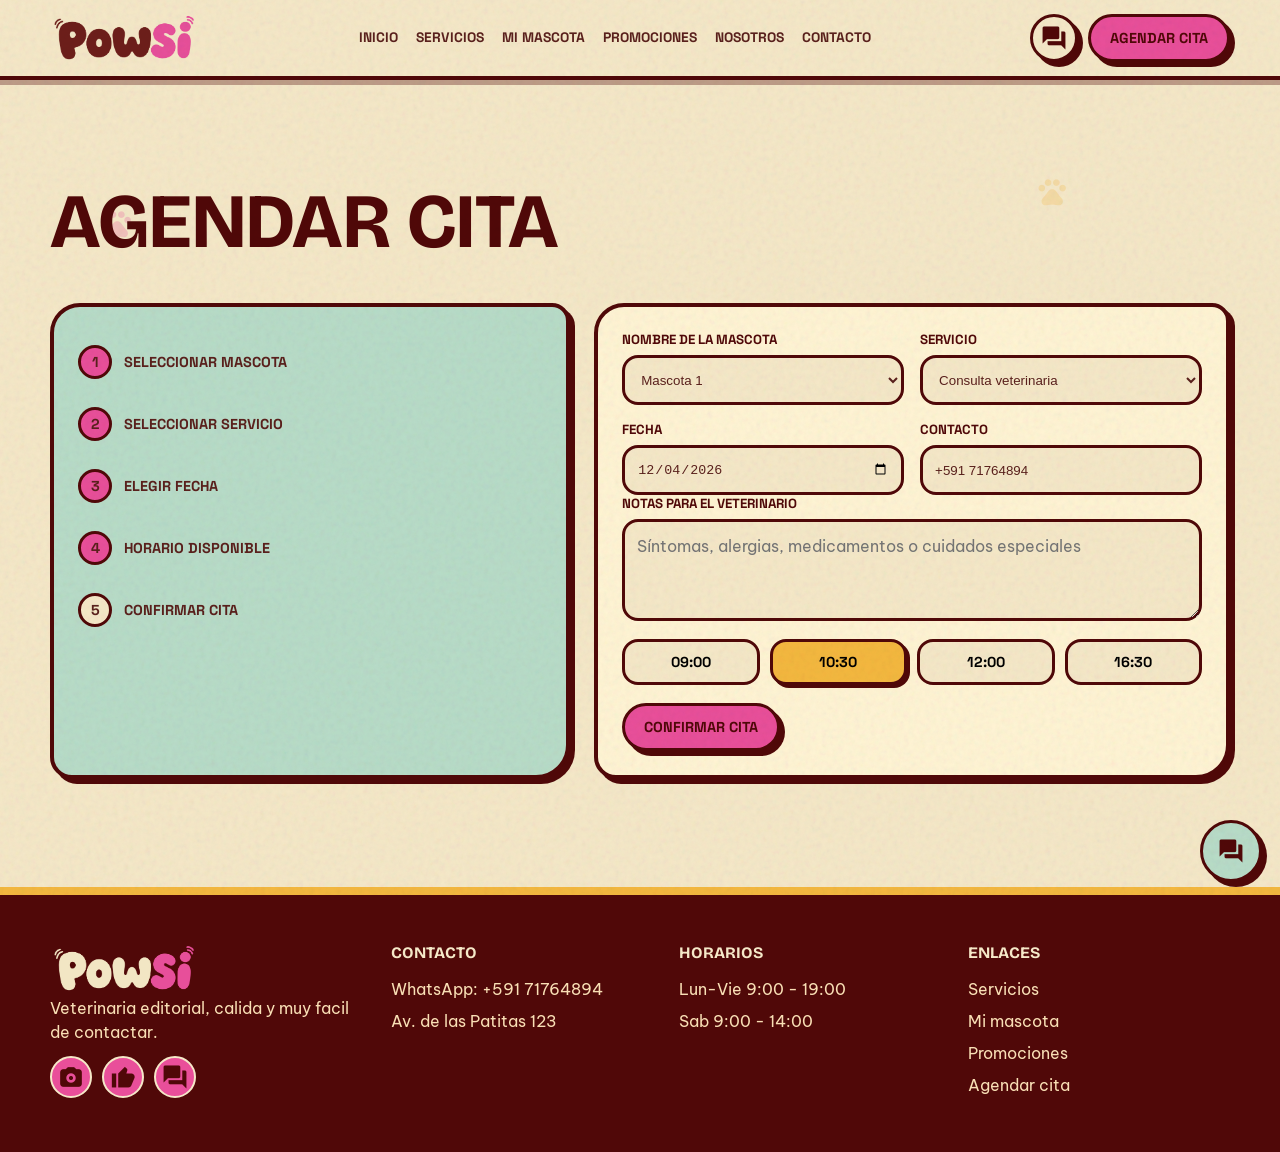
<file: agendar.html>
<!doctype html>
<html lang="es">
  <head>
    <meta charset="utf-8" />
    <meta name="viewport" content="width=device-width,initial-scale=1" />
    <title>POWSI | Agendar cita</title>
    <link rel="preconnect" href="https://fonts.googleapis.com" />
    <link rel="preconnect" href="https://fonts.gstatic.com" crossorigin />
    <link
      href="https://fonts.googleapis.com/css2?family=Be+Vietnam+Pro:wght@400;600;700;800&family=Bricolage+Grotesque:opsz,wght@12..96,700;12..96,800&family=Space+Grotesk:wght@600;700&display=swap"
      rel="stylesheet"
    />
    <link
      href="https://fonts.googleapis.com/css2?family=Material+Symbols+Outlined:wght,FILL@100..700,0..1&display=swap"
      rel="stylesheet"
    />
    <link rel="stylesheet" href="styles.css" />
  </head>
  <body class="section-page">
    <header class="top">
      <nav class="nav">
        <a class="logo" href="index.html"><img src="powsi.png" alt="powsi"></a>
        <div class="links">
          <a href="index.html">Inicio</a><a href="index.html#servicios">Servicios</a
          ><a href="mi-mascota.html">Mi mascota</a
          ><a href="index.html#promociones">Promociones</a
          ><a href="nosotros.html">Nosotros</a
          ><a href="contacto.html">Contacto</a>
        </div>
        <div class="actions">
          <a
            class="btn icon"
            href="https://wa.me/59171764894"
            aria-label="WhatsApp"
            ><span class="material-symbols-outlined">forum</span></a
          ><a class="btn primary" href="agendar.html">Agendar cita</a
          ><button class="btn icon menu" aria-label="Menu">
            <span class="material-symbols-outlined">menu</span>
          </button>
        </div>
      </nav>
    </header>
    <main class="page-main">
      <section id="agendar" class="section cream">
        <div class="head">
          <div>
            <h2 class="title">Agendar cita</h2>
          </div>
        </div>
        <div class="appt">
          <aside class="card steps">
            <div class="step on"><b>1</b>Seleccionar mascota</div>
            <div class="step on"><b>2</b>Seleccionar servicio</div>
            <div class="step on"><b>3</b>Elegir fecha</div>
            <div class="step on"><b>4</b>Horario disponible</div>
            <div class="step"><b>5</b>Confirmar cita</div>
          </aside>
          <form class="card form" id="form">
            <div class="fg">
              <label>
                Nombre de la mascota
                <select id="pet" required>
                  <option value="new">+ Agregar mascota</option>
                </select>
              </label><label
                >Servicio<select id="service">
                  <option>Consulta veterinaria</option>
                  <option>Vacunacion</option>
                  <option>Bano y peluqueria</option>
                  <option>Esterilizacion</option>
                  <option>Tratamientos</option>
                </select></label
              ><label
                >Fecha<input id="date" type="date" required /></label
              ><label
                >Contacto<input id="phone" type="tel" value="+591 71764894"
              /></label>
            </div>
            <label class="new-patient-field" id="newPatientField" hidden>
              Nombre de la mascota
              <input id="newPetName" type="text" maxlength="40" placeholder="Indique nombre de mascota" />
            </label>
            <p class="form-helper" id="newPatientHelper"><span class="material-symbols-outlined">pets</span> Si es paciente nuevo, escribe su nombre aquí.</p>
            <label>Notas para el veterinario
              <textarea id="appointmentNotes" rows="3" maxlength="500" placeholder="Síntomas, alergias, medicamentos o cuidados especiales"></textarea>
            </label>
            <div class="times">
              <button class="time" type="button">09:00</button
              ><button class="time sel" type="button">10:30</button
              ><button class="time" type="button">12:00</button
              ><button class="time" type="button">16:30</button>
            </div>
            <button class="btn primary" type="submit">Confirmar cita</button>
            <div class="done" id="done">
              <h3>Cita agendada!</h3>
              <p>
                <b>Mascota:</b> <span id="cPet">Max</span> - <b>Servicio:</b>
                <span id="cService">Consulta veterinaria</span>
              </p>
              <p>
                <b>Fecha:</b> <span id="cDate"></span> - <b>Hora:</b>
                <span id="cTime">10:30</span>
              </p>
              <p id="confirmationNotes" hidden><b>Notas:</b> <span id="cNotes"></span></p>
              <br /><a class="btn yellow" id="whatsappAppointment" href="https://wa.me/59171764894"
                >Confirmar por WhatsApp</a
              >
            </div>
          </form>
        </div>
      </section>
    </main>
    <footer>
      <div class="foot">
        <div>
          <div class="logo"><img src="powsii.png" alt=""></div>
          <p>Veterinaria editorial, calida y muy facil de contactar.</p>
          <div class="social">
            <a href="https://www.instagram.com/_nazzaret.solano?stkn=YXFwOTVma2JsbnV3&utm_source=qr" aria-label="Instagram"
              ><span class="material-symbols-outlined">photo_camera</span></a
            ><a href="#" aria-label="Facebook"
              ><span class="material-symbols-outlined">thumb_up</span></a
            ><a href="https://wa.me/59171764894" aria-label="WhatsApp"
              ><span class="material-symbols-outlined">forum</span></a
            >
          </div>
        </div>
        <div>
          <h4>Contacto</h4>
          <p>WhatsApp: +591 71764894</p>
          <p>Av. de las Patitas 123</p>
        </div>
        <div>
          <h4>Horarios</h4>
          <p>Lun-Vie 9:00 - 19:00</p>
          <p>Sab 9:00 - 14:00</p>
        </div>
        <div>
          <h4>Enlaces</h4>
          <a href="index.html#servicios">Servicios</a
          ><a href="mi-mascota.html">Mi mascota</a
          ><a href="index.html#promociones">Promociones</a
          ><a href="agendar.html">Agendar cita</a>
        </div>
      </div>
    </footer>
    <a
      class="btn float"
      href="https://wa.me/59171764894"
      aria-label="WhatsApp flotante"
      ><span class="material-symbols-outlined">forum</span></a
    >
    <script src="main.js"></script>
  </body>
</html>
</file>
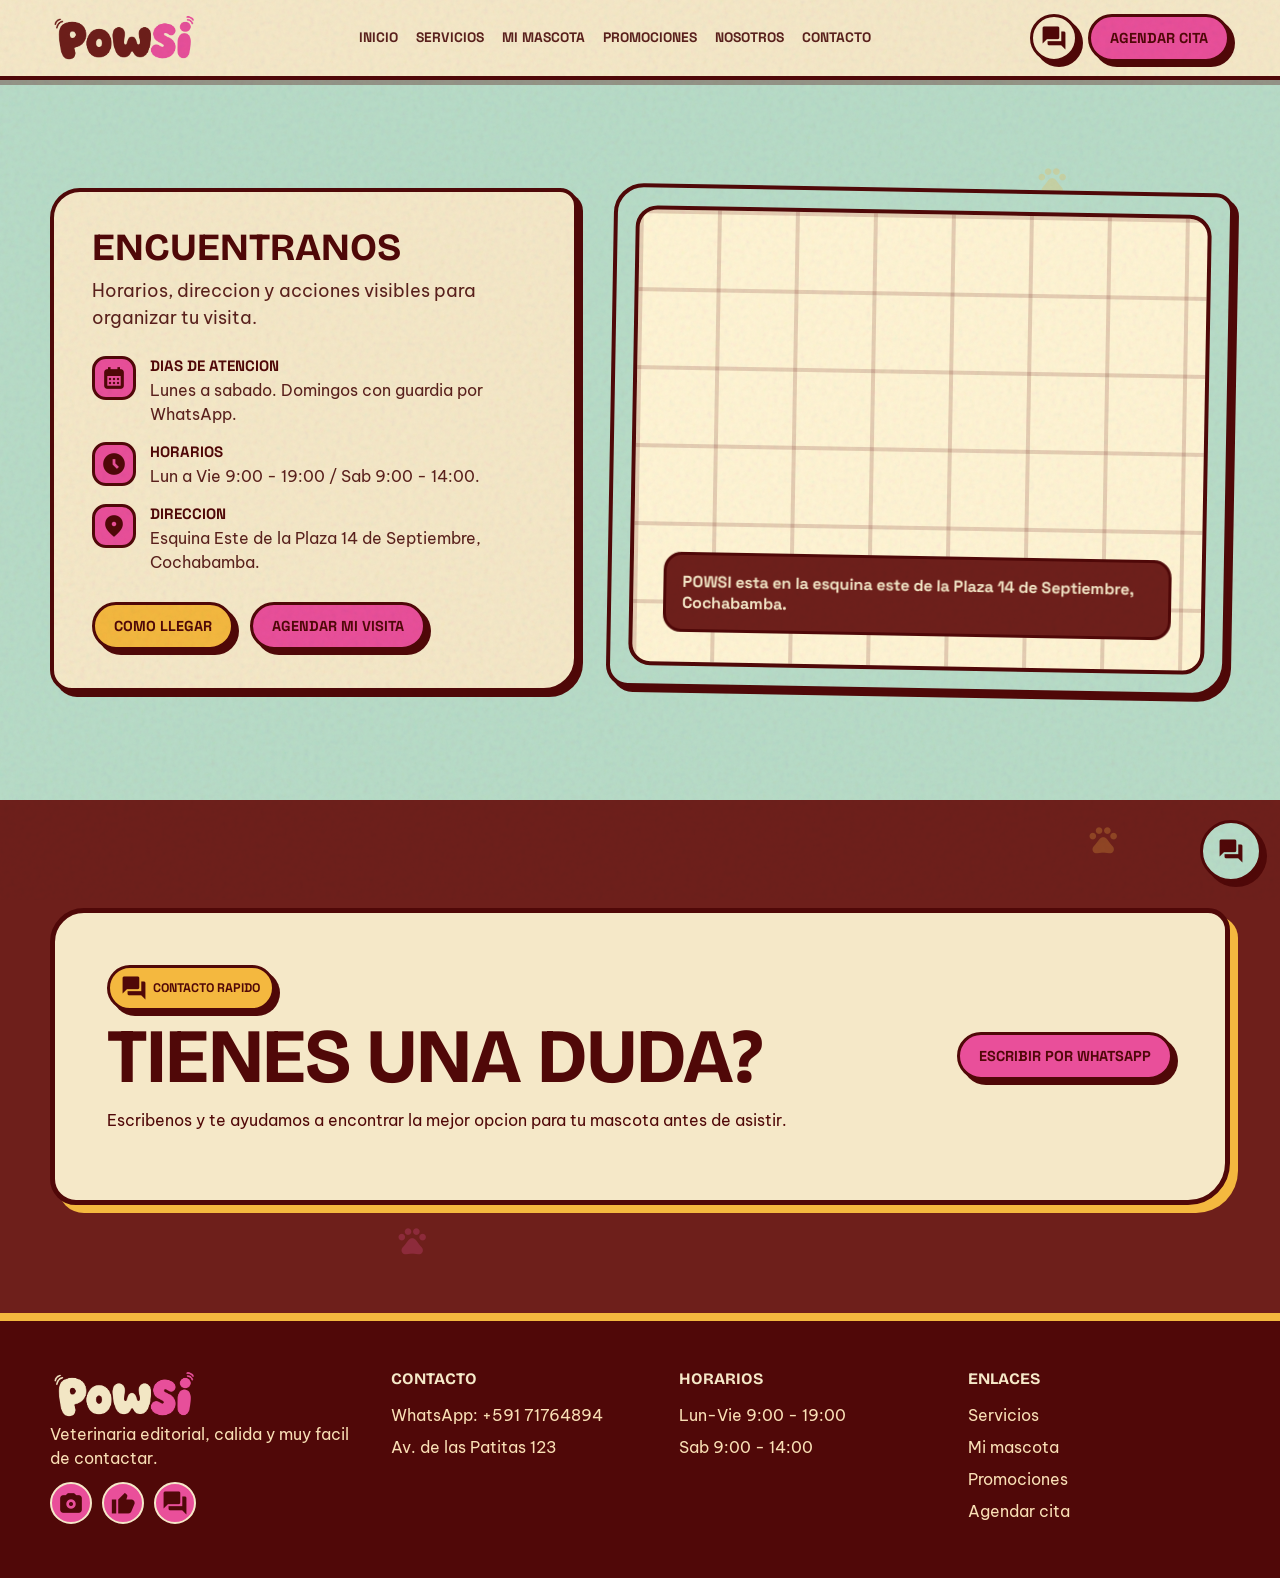
<file: contacto.html>
<!doctype html>
<html lang="es">
  <head>
    <meta charset="utf-8" />
    <meta name="viewport" content="width=device-width,initial-scale=1" />
    <title>POWSI | Contacto</title>
    <link rel="preconnect" href="https://fonts.googleapis.com" />
    <link rel="preconnect" href="https://fonts.gstatic.com" crossorigin />
    <link
      href="https://fonts.googleapis.com/css2?family=Be+Vietnam+Pro:wght@400;600;700;800&family=Bricolage+Grotesque:opsz,wght@12..96,700;12..96,800&family=Space+Grotesk:wght@600;700&display=swap"
      rel="stylesheet"
    />
    <link
      href="https://fonts.googleapis.com/css2?family=Material+Symbols+Outlined:wght,FILL@100..700,0..1&display=swap"
      rel="stylesheet"
    />
    <link rel="stylesheet" href="styles.css" />
  </head>
  <body class="section-page">
    <header class="top">
      <nav class="nav">
        <a class="logo" href="index.html"><img src="powsi.png" alt="powsi"></a>
        <div class="links">
          <a href="index.html">Inicio</a><a href="index.html#servicios">Servicios</a
          ><a href="mi-mascota.html">Mi mascota</a
          ><a href="index.html#promociones">Promociones</a
          ><a href="nosotros.html">Nosotros</a
          ><a href="contacto.html">Contacto</a>
        </div>
        <div class="actions">
          <a
            class="btn icon"
            href="https://wa.me/59171764894"
            aria-label="WhatsApp"
            ><span class="material-symbols-outlined">forum</span></a
          ><a class="btn primary" href="agendar.html">Agendar cita</a
          ><button class="btn icon menu" aria-label="Menu">
            <span class="material-symbols-outlined">menu</span>
          </button>
        </div>
      </nav>
    </header>
    <main class="page-main">
      <section id="ubicacion" class="section mintbg">
        <div class="split">
          <div class="card panel">
            <h2 class="title">Encuentranos</h2>
            <p class="lead">
              Horarios, direccion y acciones visibles para organizar tu visita.
            </p>
            <div class="list">
              <div class="info">
                <span class="ico material-symbols-outlined">calendar_month</span>
                <div>
                  <h3>Dias de atencion</h3>
                  <p>Lunes a sabado. Domingos con guardia por WhatsApp.</p>
                </div>
              </div>
              <div class="info">
                <span class="ico material-symbols-outlined">schedule</span>
                <div>
                  <h3>Horarios</h3>
                  <p>Lun a Vie 9:00 - 19:00 / Sab 9:00 - 14:00.</p>
                </div>
              </div>
              <div class="info">
                <span class="ico material-symbols-outlined">location_on</span>
                <div>
                  <h3>Direccion</h3>
                  <p>Esquina Este de la Plaza 14 de Septiembre, Cochabamba.</p>
                </div>
              </div>
            </div>
            <div class="row">
              <a class="btn yellow" href="https://www.google.com/maps/search/?api=1&amp;query=Plaza+14+de+Septiembre+Cochabamba+Bolivia" target="_blank" rel="noopener noreferrer">Como llegar</a>
              <a class="btn primary" href="agendar.html">Agendar mi visita</a>
            </div>
          </div>
          <div class="card mapcard">
            <div class="map">
              <iframe
                title="Mapa de POWSI cerca de la Plaza 14 de Septiembre"
                src="https://www.google.com/maps?q=Plaza+14+de+Septiembre+Cochabamba+Bolivia&amp;output=embed"
                loading="lazy"
                referrerpolicy="no-referrer-when-downgrade"
              ></iframe>
              <div class="maptxt">
                POWSI esta en la esquina este de la Plaza 14 de Septiembre, Cochabamba.
              </div>
            </div>
          </div>
        </div>
      </section>
      <section id="contacto" class="section wine">
        <div class="contact">
          <div>
            <span class="sticker"
              ><span class="material-symbols-outlined">forum</span> Contacto
              rapido</span
            >
            <h2>Tienes una duda?</h2>
            <p>
              Escribenos y te ayudamos a encontrar la mejor opcion para tu
              mascota antes de asistir.
            </p>
          </div>
          <a class="btn primary" href="https://wa.me/59171764894"
            >Escribir por WhatsApp</a
          >
        </div>
      </section>
    </main>
    <footer>
      <div class="foot">
        <div>
          <div class="logo"><img src="powsii.png" alt=""></div>
          <p>Veterinaria editorial, calida y muy facil de contactar.</p>
          <div class="social">
            <a href="https://www.instagram.com/_nazzaret.solano?stkn=YXFwOTVma2JsbnV3&utm_source=qr" aria-label="Instagram"
              ><span class="material-symbols-outlined">photo_camera</span></a
            ><a href="#" aria-label="Facebook"
              ><span class="material-symbols-outlined">thumb_up</span></a
            ><a href="https://wa.me/59171764894" aria-label="WhatsApp"
              ><span class="material-symbols-outlined">forum</span></a
            >
          </div>
        </div>
        <div>
          <h4>Contacto</h4>
          <p>WhatsApp: +591 71764894</p>
          <p>Av. de las Patitas 123</p>
        </div>
        <div>
          <h4>Horarios</h4>
          <p>Lun-Vie 9:00 - 19:00</p>
          <p>Sab 9:00 - 14:00</p>
        </div>
        <div>
          <h4>Enlaces</h4>
          <a href="index.html#servicios">Servicios</a
          ><a href="mi-mascota.html">Mi mascota</a
          ><a href="index.html#promociones">Promociones</a
          ><a href="agendar.html">Agendar cita</a>
        </div>
      </div>
    </footer>
    <a
      class="btn float"
      href="https://wa.me/59171764894"
      aria-label="WhatsApp flotante"
      ><span class="material-symbols-outlined">forum</span></a
    >
    <script src="main.js"></script>
  </body>
</html>
</file>
<file: styles.css>
:root {
  --b: #6e1f1b;
  --bd: #500808;
  --c: #f5e8c8;
  --cs: #fff4d4;
  --p: #e94f9a;
  --m: #b8dcc8;
  --y: #f4b83f;
  --t: #5a201c;
  --sh: 5px 5px 0 var(--bd);
  --r: 30px 18px 34px 22px;
}
* {
  box-sizing: border-box;
}
[hidden] {
  display: none !important;
}
@keyframes pawFloat {
  from { margin-top: -34px; transform: rotate(-8deg); }
  to { margin-top: 46px; transform: rotate(8deg); }
}
html {
  scroll-behavior: smooth;
}
body {
  margin: 0;
  background: var(--b);
  color: var(--t);
  font-family: "Be Vietnam Pro", system-ui, sans-serif;
  line-height: 1.5;
  overflow-x: hidden;
}
body:before {
  content: "";
  position: fixed;
  inset: 0;
  z-index: 80;
  pointer-events: none;
  opacity: 0.13;
  mix-blend-mode: multiply;
  background: url("data:image/svg+xml,%3Csvg viewBox='0 0 220 220' xmlns='http://www.w3.org/2000/svg'%3E%3Cfilter id='n'%3E%3CfeTurbulence type='fractalNoise' baseFrequency='.75' numOctaves='3' stitchTiles='stitch'/%3E%3C/filter%3E%3Crect width='100%25' height='100%25' filter='url(%23n)' opacity='.8'/%3E%3C/svg%3E");
}
a {
  text-decoration: none;
  color: inherit;
}
img {
  display: block;
  width: 100%;
  height: 100%;
  object-fit: cover;
}
.material-symbols-outlined {
  font-variation-settings:
    "FILL" 1,
    "wght" 700,
    "opsz" 24;
  line-height: 1;
}
.top {
  position: sticky;
  top: 0;
  z-index: 60;
  background: var(--c);
  border-bottom: 4px solid var(--bd);
  box-shadow: 0 5px 0 #50080855;
}
.nav {
  width: min(1180px, calc(100% - 32px));
  min-height: 76px;
  margin: auto;
  display: flex;
  align-items: center;
  justify-content: space-between;
  gap: 16px;
}
.logo {
  font: 800 clamp(2rem, 4vw, 3rem)/0.9 "Bricolage Grotesque";
  color: var(--b);
  letter-spacing: 0;
  display: flex;
  align-items: center;
}

.logo img {
  height: 55px; /* Controla aquí el alto exacto del logo */
  width: auto;   /* Mantiene la proporción original de la imagen */
  object-fit: contain;
}

.logo span {
  color: var(--p);
}
.links {
  display: flex;
  gap: 18px;
  font: 700 0.86rem "Space Grotesk";
  text-transform: uppercase;
}
.links a {
  border-bottom: 2px solid transparent;
  padding: 8px 0;
}
.links a:hover {
  color: var(--p);
  border-color: var(--p);
}
.actions {
  display: flex;
  gap: 10px;
}
.btn {
  display: inline-flex;
  align-items: center;
  justify-content: center;
  gap: 8px;
  min-height: 48px;
  padding: 12px 19px;
  border: 3px solid var(--bd);
  border-radius: 999px;
  background: var(--c);
  color: var(--bd);
  box-shadow: var(--sh);
  font: 800 0.9rem "Space Grotesk";
  text-transform: uppercase;
  cursor: pointer;
  transition: 0.18s;
  white-space: nowrap;
}
.btn:hover {
  transform: translate(-2px, -2px);
  box-shadow: 7px 7px 0 var(--bd);
}
.primary {
  background: var(--p);
}
.yellow {
  background: var(--y);
}
.mint {
  background: var(--m);
}
.icon {
  width: 48px;
  padding: 0;
}
.menu {
  display: none;
}
.section {
  position: relative;
  padding: clamp(58px, 9vw, 108px) max(18px, calc((100vw - 1180px) / 2));
  overflow: hidden;
}
.floating-paw {
  position: absolute;
  z-index: 0;
  pointer-events: none;
  color: var(--p);
  font: 700 1.9rem/1 "Material Symbols Outlined";
  opacity: .25;
  animation: pawFloat 7.5s ease-in-out infinite alternate;
}
.floating-paw:nth-of-type(even) {
  color: var(--y);
  animation-duration: 8.5s;
  animation-direction: alternate-reverse;
}
.section > * {
  position: relative;
  z-index: 1;
}
.section > .floating-paw {
  position: absolute;
  z-index: 0;
}
.cream {
  background: var(--c);
}
.paper {
  background: var(--c);
}
.mintbg {
  background: var(--m);
}
.wine {
  background: var(--b);
  color: var(--c);
}
h1,
h2,
h3 {
  font-family: "Bricolage Grotesque";
  letter-spacing: 0;
}
h2.title {
  margin: 0 0 12px;
  color: var(--bd);
  font-size: clamp(2.3rem, 6vw, 5.1rem);
  line-height: 0.9;
  text-transform: uppercase;
}
.wine h2.title {
  color: var(--c);
}
.lead {
  max-width: 690px;
  margin: 0;
  font-size: clamp(1rem, 2vw, 1.15rem);
}
.head {
  display: flex;
  justify-content: space-between;
  align-items: end;
  gap: 24px;
  margin-bottom: 34px;
}
.tag,
.sticker {
  display: inline-flex;
  align-items: center;
  gap: 7px;
  width: max-content;
  max-width: 100%;
  padding: 8px 12px;
  border: 3px solid var(--bd);
  border-radius: 999px;
  background: var(--y);
  color: var(--bd);
  box-shadow: var(--sh);
  font: 800 0.78rem "Space Grotesk";
  text-transform: uppercase;
}
.card,
.identity-card {
  position: relative;
  overflow: hidden;
  border: 4px solid var(--bd);
  border-radius: var(--r);
  box-shadow: var(--sh);
  background: var(--cs);
  color: var(--t);
}
.hero {
  min-height: auto;
  display: grid;
  grid-template-columns: 1.12fr 0.88fr;
  align-items: center;
  gap: clamp(28px, 5vw, 64px);
  background:
    radial-gradient(circle at 10% 20%, #f4b83f22 0 2px, transparent 2px 34px),
    var(--b);
  color: var(--c);
  padding-top: clamp(34px, 5vw, 58px);
  padding-bottom: clamp(38px, 5vw, 58px);
}
.hero h1 {
  margin: 26px 0 22px;
  font-size: clamp(3rem, 7vw, 6.2rem);
  line-height: 0.84;
  text-transform: uppercase;
}
.hero .hi {
  display: inline-block;
  background: var(--c);
  color: var(--bd);
  border: 4px solid var(--bd);
  border-radius: 22px 34px 18px 28px;
  padding: 5px 15px 10px;
  box-shadow: var(--sh);
  transform: rotate(-1deg);
}
.hero p {
  max-width: 570px;
  color: #fff1ce;
  font-size: clamp(1rem, 2vw, 1.22rem);
}
.row {
  display: flex;
  flex-wrap: wrap;
  gap: 16px;
  margin-top: 28px;
}
.collage {
  position: relative;
  min-height: 560px;
}
.photo {
  position: absolute;
  inset: 92px 68px 24px 68px;
  padding: 10px;
  background: var(--c);
  border: 5px solid var(--bd);
  border-radius: 42px 26px 48px 30px;
  box-shadow: var(--sh);
  transform: rotate(2deg);
  overflow: hidden;
}
.photo img {
  border-radius: 30px 18px 34px 22px;
}
.note {
  position: absolute;
  border: 4px solid var(--bd);
  box-shadow: var(--sh);
  border-radius: var(--r);
  color: var(--bd);
  padding: 18px;
  font-weight: 800;
}
.note strong {
  display: block;
  font: 800 1.5rem/1 "Bricolage Grotesque";
  text-transform: uppercase;
}
.n1 {
  right: 0;
  top: 42px;
  width: 220px;
  background: var(--y);
  transform: rotate(5deg);
}
.n2 {
  left: 0;
  bottom: 58px;
  width: 230px;
  background: var(--m);
  transform: rotate(-5deg);
}
.n3 {
  right: 22px;
  bottom: 10px;
  width: 255px;
  background: var(--p);
  transform: rotate(-2deg);
}
.paw {
  position: absolute;
  font-size: 54px;
  color: var(--p);
  left: 22px;
  top: 72px;
  transform: rotate(-14deg);
}
.grid {
  display: grid;
  gap: 24px;
}
.services {
  grid-template-columns: repeat(3, 1fr);
}
.svc {
  min-height: 380px;
  display: flex;
  flex-direction: column;
}
.svc:nth-child(2n) {
  background: var(--m);
  transform: rotate(1deg);
}
.svc:nth-child(3n) {
  background: #ffd5e8;
  transform: rotate(-1deg);
}
.svc:nth-child(4n) {
  background: #f8c85b;
}
.svcimg {
  height: 172px;
  border-bottom: 4px solid var(--bd);
  background: var(--c);
}
.svcimg img {
  object-fit: cover;
}
.body {
  padding: 22px;
}
.card h3 {
  margin: 0 0 8px;
  color: var(--bd);
  font-size: 1.75rem;
  line-height: 1;
  text-transform: uppercase;
}
.card p {
  margin: 0;
}
.svc .tag {
  position: absolute;
  top: 14px;
  right: 14px;
  background: var(--y);
  box-shadow: 3px 3px 0 var(--bd);
}
.split {
  display: grid;
  grid-template-columns: 0.92fr 1.08fr;
  gap: 32px;
}
.panel {
  padding: clamp(24px, 4vw, 38px);
  background: var(--c);
}
.panel h2.title {
  max-width: 100%;
  font-size: clamp(1.8rem, 3vw, 3.2rem);
  white-space: nowrap;
}
.list {
  display: grid;
  gap: 16px;
  margin: 24px 0;
}
.info {
  display: grid;
  grid-template-columns: 44px 1fr;
  gap: 14px;
}
.ico {
  width: 44px;
  height: 44px;
  display: grid;
  place-items: center;
  border: 3px solid var(--bd);
  border-radius: 14px;
  background: var(--p);
  color: var(--bd);
}
.info h3 {
  margin: 0 0 3px;
  font: 800 0.94rem "Space Grotesk";
  text-transform: uppercase;
}
.info p {
  margin: 0;
}
.mapcard {
  min-height: 440px;
  background: var(--m);
  padding: 18px;
  transform: rotate(1deg);
}
.map {
  height: 100%;
  min-height: 390px;
  border: 4px solid var(--bd);
  border-radius: 22px;
  background:
    linear-gradient(90deg, #6e1f1b2e 4px, transparent 4px) 0 0/78px 78px,
    linear-gradient(#6e1f1b2e 4px, transparent 4px) 0 0/78px 78px,
    var(--cs);
  position: relative;
  overflow: hidden;
}
.map iframe {
  display: block;
  width: 100%;
  height: 100%;
  min-height: 390px;
  border: 0;
}
.map:before,
.map:after {
  display: none;
  position: absolute;
  background: var(--p);
  border: 4px solid var(--bd);
  box-shadow: var(--sh);
}
.map:before {
  width: 210px;
  height: 74px;
  left: 18%;
  top: 26%;
  border-radius: 999px;
  transform: rotate(-20deg);
}
.map:after {
  width: 92px;
  height: 92px;
  right: 22%;
  bottom: 26%;
  border-radius: 50% 50% 50% 0;
  transform: rotate(-45deg);
  background: var(--y);
}
.pin {
  display: none;
}
.maptxt {
  position: absolute;
  left: 30px;
  right: 30px;
  bottom: 30px;
  background: var(--b);
  color: var(--c);
  border: 3px solid var(--bd);
  border-radius: 18px;
  padding: 16px;
  font: 800 1rem "Space Grotesk";
}
.contact {
  display: grid;
  grid-template-columns: 1fr auto;
  gap: 28px;
  align-items: center;
  border: 5px solid var(--bd);
  border-radius: 34px 22px 42px 26px;
  background: var(--c);
  color: var(--bd);
  box-shadow: 8px 8px 0 var(--y);
  padding: clamp(24px, 5vw, 52px);
}
.contact h2 {
  margin: 12px 0 8px;
  font-size: clamp(2.4rem, 6vw, 5rem);
  line-height: 0.9;
  text-transform: uppercase;
}
.promos {
  grid-template-columns: repeat(4, minmax(260px, 1fr));
  overflow-x: auto;
  padding: 8px 8px 18px;
  scroll-snap-type: x mandatory;
}
.promo {
  min-width: 260px;
  scroll-snap-align: start;
  background: var(--c);
  transform: rotate(-1deg);
}
.promo:nth-child(2n) {
  transform: rotate(1.5deg);
  background: var(--m);
}
.pimg {
  height: 230px;
  border-bottom: 4px solid var(--bd);
  overflow: hidden;
}
.badge {
  position: absolute;
  top: 14px;
  left: 14px;
  background: var(--p);
  font: 800 2rem/1 "Bricolage Grotesque";
  color: var(--bd);
  padding: 9px 12px;
  border: 3px solid var(--bd);
  border-radius: 18px;
  box-shadow: 3px 3px 0 var(--bd);
  transform: rotate(-6deg);
}
.dash {
  display: grid;
  grid-template-columns: 340px minmax(0, 1fr);
  gap: 28px;
  align-items: start;
}
.pet {
  background: var(--m);
  padding: 20px;
  height: max-content;
}
.petpic {
  height: 280px;
  border: 4px solid var(--bd);
  border-radius: 26px;
  overflow: hidden;
  margin-bottom: 18px;
}
.chips {
  display: flex;
  flex-wrap: wrap;
  gap: 8px;
}
.dgrid {
  display: grid;
  grid-template-columns: repeat(2, minmax(0, 1fr));
  gap: 20px;
  align-items: start;
}
.dcard {
  padding: 22px;
  min-height: 230px;
  min-width: 0;
  height: max-content;
  background: var(--cs);
}
.alert {
  background: #ffd7e9;
}
.rec {
  display: grid;
  grid-template-columns: 34px 1fr auto;
  gap: 12px;
  align-items: center;
  padding: 12px 0;
  border-bottom: 2px dashed #5a201c55;
}
.rec:last-child {
  border-bottom: 0;
}
.rec small {
  display: block;
  font: 800 0.78rem "Space Grotesk";
  color: var(--bd);
}
.status {
  background: var(--y);
  border: 2px solid var(--bd);
  border-radius: 999px;
  padding: 4px 8px;
  font-size: 0.75rem;
  font-weight: 800;
  white-space: nowrap;
}
.hot {
  background: var(--p);
}
.appt {
  display: grid;
  grid-template-columns: 0.9fr 1.1fr;
  gap: 24px;
}
.steps {
  padding: 24px;
  background: var(--m);
}
.step {
  display: flex;
  gap: 12px;
  align-items: center;
  padding: 14px 0;
  font: 800 0.9rem "Space Grotesk";
  text-transform: uppercase;
}
.step b {
  display: grid;
  place-items: center;
  width: 34px;
  height: 34px;
  border-radius: 50%;
  border: 3px solid var(--bd);
  background: var(--c);
}
.step.on b {
  background: var(--p);
}
.form {
  padding: 24px;
  background: var(--cs);
}
.fg {
  display: grid;
  grid-template-columns: repeat(2, 1fr);
  gap: 16px;
}
label {
  display: grid;
  gap: 7px;
  font: 800 0.83rem "Space Grotesk";
  color: var(--bd);
  text-transform: uppercase;
}
input,
select {
  min-height: 50px;
  border: 3px solid var(--bd);
  border-radius: 16px;
  background: var(--c);
  padding: 10px 12px;
  color: var(--t);
  outline: none;
}
input:focus,
select:focus {
  box-shadow: 0 0 0 4px #f4b83f73;
}
.times {
  display: grid;
  grid-template-columns: repeat(4, 1fr);
  gap: 10px;
  margin: 18px 0;
}
.time {
  background: var(--c);
  border: 3px solid var(--bd);
  border-radius: 16px;
  padding: 11px 8px;
  text-align: center;
  font: 800 0.9rem "Space Grotesk";
  cursor: pointer;
}
.sel {
  background: var(--y);
  box-shadow: 3px 3px 0 var(--bd);
}
.done {
  display: none;
  margin-top: 20px;
  padding: 20px;
  background: var(--p);
  color: var(--bd);
  border: 4px solid var(--bd);
  border-radius: 24px;
  box-shadow: var(--sh);
}
.done.show {
  display: block;
}
.done h3 {
  margin: 0 0 10px;
  font-size: 2.1rem;
  line-height: 1;
  text-transform: uppercase;
}
.about {
  grid-template-columns: repeat(3, 1fr);
}
.aphoto {
  height: 280px;
}
.aphoto:nth-child(1) {
  transform: rotate(-2deg);
}
.aphoto:nth-child(2) {
  transform: rotate(1deg);
  margin-top: 36px;
}
.aphoto:nth-child(3) {
  transform: rotate(-1deg);
}
.identity-grid {
  display: grid;
  grid-template-columns: 1fr 1fr 1.1fr;
  gap: 20px;
  margin-top: 42px;
}
.identity-card {
  min-width: 0;
  padding: 26px;
  border: 4px solid var(--bd);
  border-radius: var(--r);
  box-shadow: var(--sh);
  color: var(--bd);
}
.mission-card {
  background: var(--p);
  transform: rotate(-1deg);
}
.vision-card {
  background: var(--y);
  transform: rotate(1deg);
}
.values-card {
  background: var(--c);
}
.identity-icon {
  display: grid;
  place-items: center;
  width: 46px;
  height: 46px;
  margin-bottom: 18px;
  border: 3px solid var(--bd);
  border-radius: 50%;
  background: var(--c);
  font-size: 1.5rem;
}
.identity-label {
  margin: 0 0 8px;
  font: 800 .78rem "Space Grotesk";
  text-transform: uppercase;
}
.identity-card h3 {
  margin: 0 0 12px;
  font-size: clamp(1.55rem, 2.5vw, 2.1rem);
  line-height: 1;
  text-transform: uppercase;
}
.identity-card > p:last-child {
  margin: 0;
}
.values-list {
  display: grid;
  gap: 14px;
  padding: 0;
  margin: 20px 0 0;
  list-style: none;
}
.values-list li {
  display: grid;
  grid-template-columns: 30px 1fr;
  gap: 10px;
  align-items: start;
}
.values-list .material-symbols-outlined {
  font-size: 1.6rem;
}
.values-list b,
.values-list small {
  display: block;
}
.values-list b {
  font: 800 .9rem "Space Grotesk";
  text-transform: uppercase;
}
.values-list small {
  margin-top: 2px;
}
footer {
  background: var(--bd);
  color: var(--c);
  border-top: 8px solid var(--y);
}
.foot {
  width: min(1180px, calc(100% - 36px));
  margin: auto;
  padding: 46px 0;
  display: grid;
  grid-template-columns: 1.2fr repeat(3, 1fr);
  gap: 26px;
}
footer h4 {
  margin: 0 0 12px;
  font-family: "Bricolage Grotesque";
  text-transform: uppercase;
}
footer p,
footer a {
  display: block;
  margin: 0 0 8px;
  color: #f9dfb5;
}
.social {
  display: flex;
  gap: 10px;
  margin-top: 12px;
}
.social a {
  display: grid;
  place-items: center;
  width: 42px;
  height: 42px;
  border: 2px solid var(--c);
  border-radius: 50%;
  background: var(--p);
  color: var(--bd);
}
.float {
  position: fixed;
  z-index: 70;
  right: 18px;
  bottom: 18px;
  width: 62px;
  height: 62px;
  padding: 0;
  background: var(--m);
}
@media (max-width: 980px) {
  .nav {
    position: relative;
  }
  .links {
    display: none;
  }
  .links.open {
    position: absolute;
    top: calc(100% + 4px);
    left: 0;
    right: 0;
    z-index: 5;
    display: grid;
    gap: 0;
    padding: 10px 16px 14px;
    border: 3px solid var(--bd);
    border-top: 0;
    background: var(--c);
    box-shadow: var(--sh);
  }
  .links.open a {
    padding: 12px 4px;
    border-bottom: 2px solid #6e1f1b33;
  }
  .links.open a:last-child {
    border-bottom: 0;
  }
  .menu {
    display: inline-flex;
  }
  .hero,
  .split,
  .dash,
  .appt {
    grid-template-columns: 1fr;
  }
  .hero {
    min-height: auto;
  }
  .collage {
    min-height: 580px;
    max-width: 620px;
    width: 100%;
    margin: auto;
  }
  .services {
    grid-template-columns: repeat(2, 1fr);
  }
  .dgrid {
    grid-template-columns: 1fr;
  }
  .foot {
    grid-template-columns: 1fr 1fr;
  }
  .contact {
    grid-template-columns: 1fr;
  }
  .about {
    grid-template-columns: repeat(2, minmax(0, 1fr));
  }
  .identity-grid {
    grid-template-columns: 1fr 1fr;
  }
  .values-card {
    grid-column: 1 / -1;
  }
}
@media (max-width: 650px) {
  .nav {
    width: calc(100% - 24px);
    min-height: 68px;
  }
  .logo {
    font-size: 2rem;
  }
  .actions .primary {
    display: inline-flex;
    min-height: 42px;
    padding: 9px 12px;
    font-size: .72rem;
  }
  .section {
    padding-left: 16px;
    padding-right: 16px;
  }
  .hero h1 {
    font-size: clamp(3rem, 17vw, 4.8rem);
  }
  .section {
    overflow: hidden;
  }
  .collage {
    min-height: 570px;
  }
  .photo {
    inset: 92px 58px 42px 58px;
  }
  .n1 {
    right: 6px;
    top: 34px;
    width: 184px;
  }
  .n2 {
    left: 4px;
    bottom: 52px;
    width: 190px;
  }
  .n3 {
    right: 0;
    bottom: 2px;
    width: 210px;
  }
  .note strong {
    font-size: 1.25rem;
  }
  .head {
    display: block;
  }
  .services,
  .fg,
  .about,
  .identity-grid {
    grid-template-columns: 1fr;
  }
  .values-card {
    grid-column: auto;
  }
  .aphoto,
  .aphoto:nth-child(2) {
    margin-top: 0;
    height: 230px;
  }
  .times {
    grid-template-columns: repeat(2, 1fr);
  }
  .rec {
    grid-template-columns: 30px 1fr;
  }
  .rec .status {
    grid-column: 2;
    width: max-content;
  }
  .foot {
    grid-template-columns: 1fr;
  }
  .btn {
    width: 100%;
    white-space: normal;
    text-align: center;
  }
  .icon,
  .float {
    width: 56px;
  }
}

/* Fix de desbordes: los ligatures de Material Symbols no deben ocupar espacio si la fuente tarda o falla. */
.material-symbols-outlined {
  font-family: "Material Symbols Outlined";
  display: inline-flex;
  align-items: center;
  justify-content: center;
  flex: 0 0 auto;
  overflow: hidden;
  white-space: nowrap;
  text-transform: none;
  letter-spacing: 0;
  max-width: 1em;
}
.btn .material-symbols-outlined,
.sticker .material-symbols-outlined {
  width: 24px;
  height: 24px;
  font-size: 24px;
}
.rec > .material-symbols-outlined {
  width: 34px;
  height: 34px;
  max-width: 34px;
  font-size: 24px;
  color: var(--bd);
}
.info .material-symbols-outlined,
.ico {
  width: 44px;
  height: 44px;
  max-width: 44px;
  font-size: 24px;
}
.pin {
  width: 56px;
  height: 56px;
  max-width: 56px;
}
.paw {
  width: 54px;
  height: 54px;
  max-width: 54px;
}
.dcard {
  overflow: hidden;
}

@media (prefers-reduced-motion: reduce) {
  *,
  *::before,
  *::after {
    animation-duration: .01ms !important;
    animation-iteration-count: 1 !important;
    scroll-behavior: auto !important;
    transition-duration: .01ms !important;
  }
}
.rec > div {
  min-width: 0;
}
.rec b,
.rec small {
  overflow-wrap: anywhere;
}
.status {
  justify-self: end;
}
.page-main {
  min-height: 65vh;
}
.standalone-note {
  margin: 0 0 24px;
  color: var(--bd);
  font: 800 0.82rem "Space Grotesk";
  text-transform: uppercase;
}
@media (max-width: 650px) {
  .rec {
    align-items: start;
  }
  .status {
    justify-self: start;
  }
  .dcard {
    padding: 18px;
  }
  .card h3 {
    font-size: 1.55rem;
  }
  .rec b,
  .rec small {
    font-size: 0.86rem;
  }
  .float {
    right: 12px;
    bottom: 12px;
  }
}

/* =========================================================
   MEJORAS: PERFIL PERSONALIZABLE + IMÁGENES DE PINTEREST
   ========================================================= */

.pinterest-image {
  display: block;
  width: 100%;
  height: 100%;
}

.pinterest-image img {
  transition: transform .2s ease;
}

.pinterest-image:hover img {
  transform: scale(1.03);
}

.edit-pet {
  margin-top: 18px;
  width: 100%;
}

.new-patient-link {
  width: 100%;
  margin: 2px 0 16px;
  background: var(--c);
  font-size: .78rem;
}

.pet-switcher {
  display: grid;
  gap: 10px;
  margin: 0 0 16px;
}

.eyebrow {
  display: block;
  margin-bottom: 6px;
  color: var(--bd);
  font: 800 .72rem "Space Grotesk";
  text-transform: uppercase;
}

.pet-list {
  display: flex;
  flex-wrap: wrap;
  gap: 6px;
}

.pet-actions {
  display: flex;
  flex-wrap: wrap;
  gap: 8px;
}

.pet-tab {
  border: 2px solid var(--bd);
  border-radius: 999px;
  padding: 5px 9px;
  background: var(--c);
  color: var(--bd);
  font: 800 .72rem "Space Grotesk";
  cursor: pointer;
}

.pet-tab.active {
  background: var(--p);
}

.add-pet {
  width: auto;
  min-height: 38px;
  padding: 8px 11px;
  font-size: .72rem;
  box-shadow: 3px 3px 0 var(--bd);
}

.remove-pet {
  width: auto;
  min-height: 38px;
  padding: 8px 11px;
  background: transparent;
  font-size: .72rem;
  box-shadow: 3px 3px 0 var(--bd);
}

.photo-upload input {
  position: absolute;
  width: 1px;
  height: 1px;
  opacity: 0;
}

.upload-hint {
  display: flex;
  align-items: center;
  gap: 8px;
  min-height: 48px;
  padding: 10px 12px;
  border: 3px dashed var(--bd);
  border-radius: 16px;
  background: var(--c);
  cursor: pointer;
}

.pet-notes {
  background: #fbefd1;
}

.note-intro {
  margin-bottom: 16px !important;
}

.pet-profile-form {
  display: grid;
  gap: 14px;
  min-width: 0;
}

.pet-fields {
  display: grid;
  grid-template-columns: repeat(2, minmax(0, 1fr));
  gap: 12px;
}

.pet-profile-form label,
.pet-profile-form input,
.pet-profile-form textarea,
.pet-profile-form .btn {
  min-width: 0;
  max-width: 100%;
}

.pet-profile-form textarea {
  width: 100%;
  resize: vertical;
  min-height: 110px;
  border: 3px solid var(--bd);
  border-radius: 16px;
  background: var(--c);
  padding: 12px;
  color: var(--t);
  font: 400 1rem/1.5 "Be Vietnam Pro", system-ui, sans-serif;
  outline: none;
}

.pet-profile-form textarea:focus {
  box-shadow: 0 0 0 4px #f4b83f73;
}

.save-msg {
  min-height: 20px;
  font: 800 .78rem "Space Grotesk";
  color: var(--bd);
  text-transform: uppercase;
}

.form-helper {
  display: flex;
  align-items: center;
  gap: 7px;
  margin: 2px 0 -8px;
  color: var(--bd);
  font: 800 .78rem "Space Grotesk";
  text-transform: uppercase;
}

.form-helper .material-symbols-outlined {
  font-size: 20px;
}

.form textarea {
  width: 100%;
  resize: vertical;
  min-height: 92px;
  border: 3px solid var(--bd);
  border-radius: 16px;
  background: var(--c);
  padding: 12px;
  color: var(--t);
  font: 400 1rem/1.5 "Be Vietnam Pro", system-ui, sans-serif;
  outline: none;
}

.form textarea:focus {
  box-shadow: 0 0 0 4px #f4b83f73;
}

@media (max-width: 650px) {
  .panel h2.title {
    white-space: normal;
  }

  .pet-switcher {
    display: grid;
  }

  .add-pet {
    width: auto;
  }

  .remove-pet {
    width: auto;
  }

  .pet-fields {
    grid-template-columns: 1fr;
  }

  .edit-pet {
    width: 100%;
  }
}
</file>
